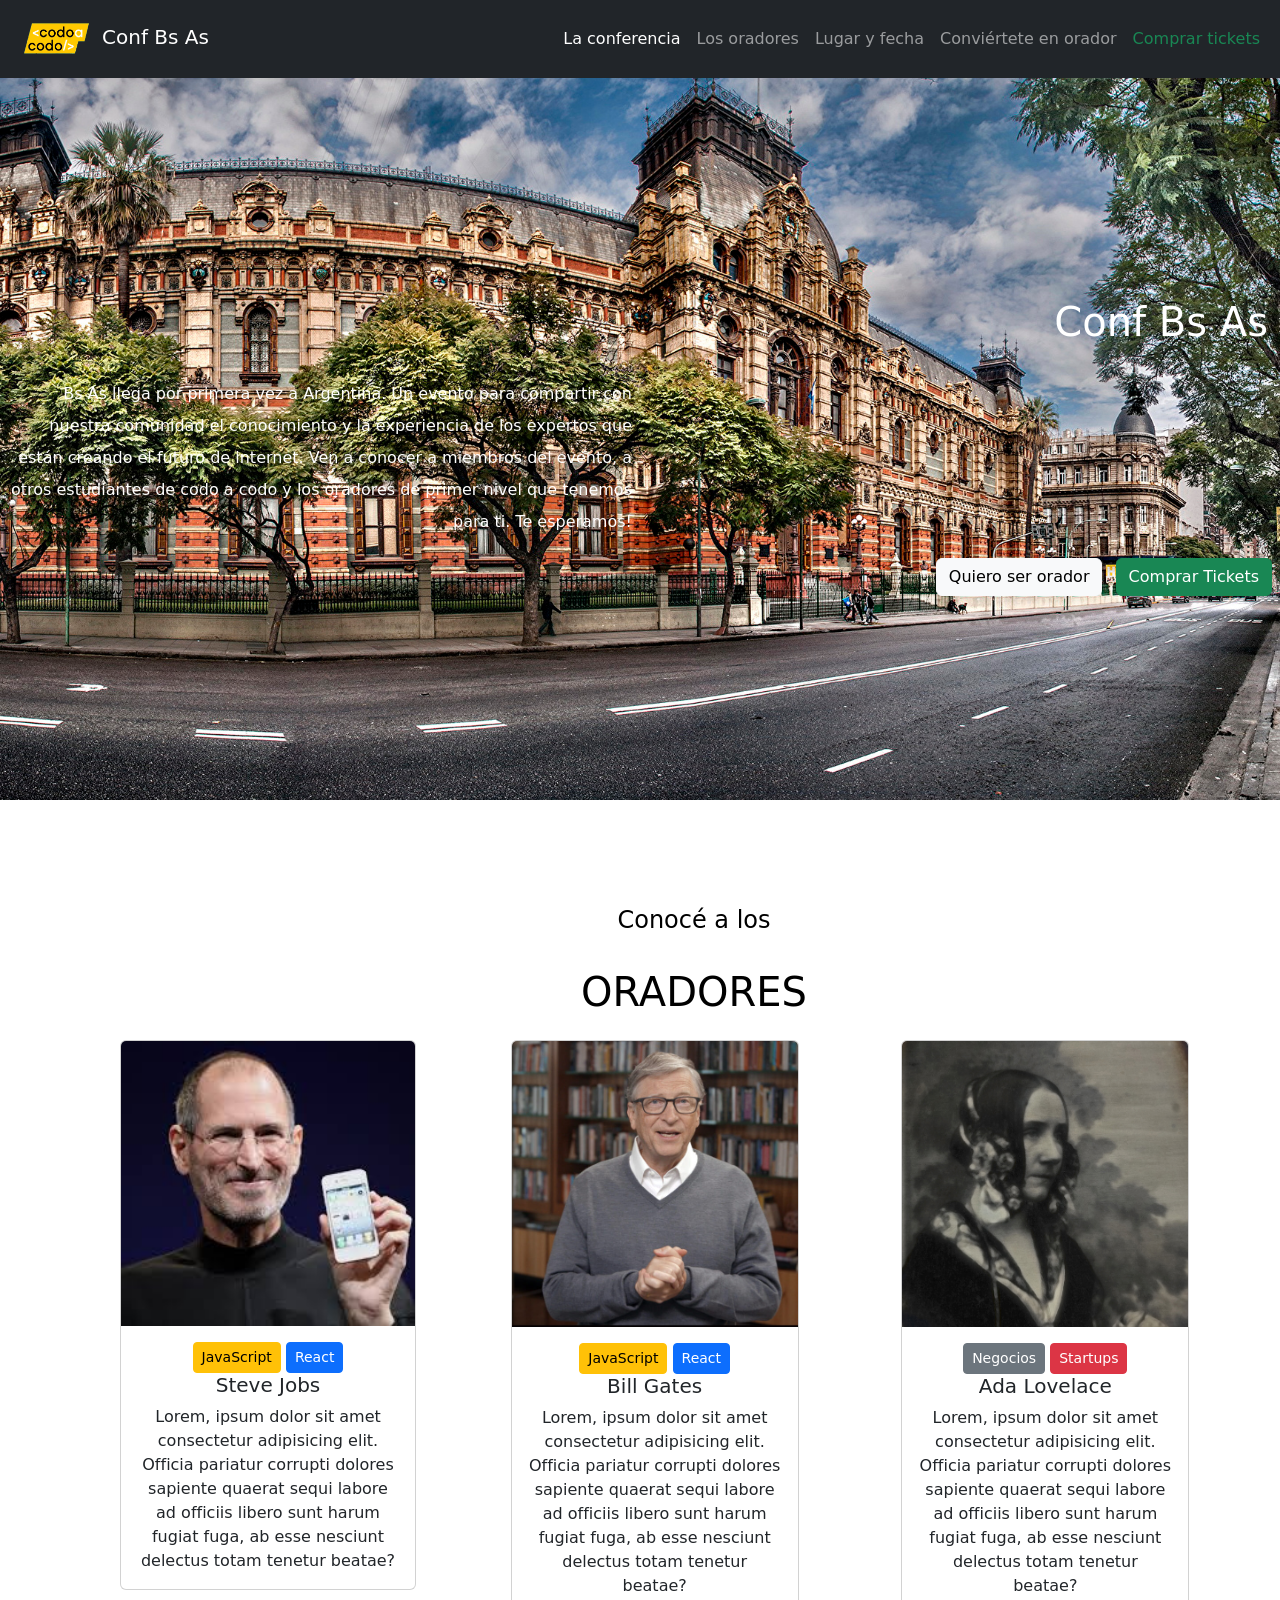
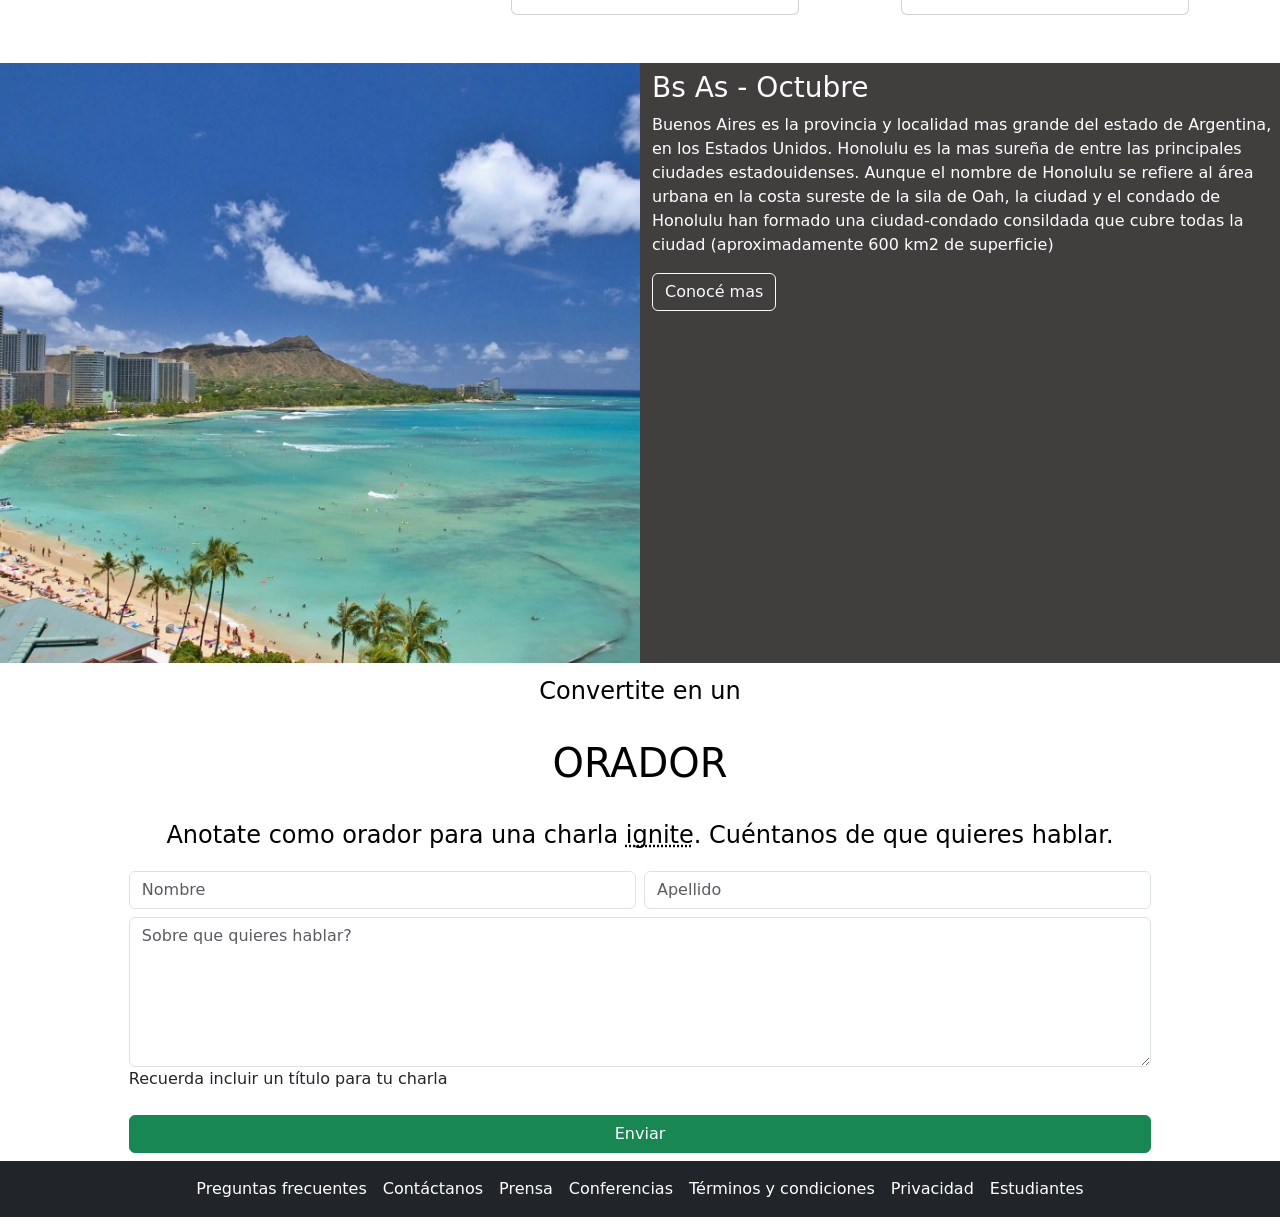
<file: index.html>
<!DOCTYPE html>
<html lang="es">

<head>
    <meta charset="UTF-8">
    <meta http-equiv="X-UA-Compatible" content="IE=edge">
    <meta name="viewport" content="width=device-width, initial-scale=1.0">
    <!-- link bootstrap -->
    <link href="https://cdn.jsdelivr.net/npm/bootstrap@5.0.2/dist/css/bootstrap.min.css" rel="stylesheet"
        integrity="sha384-EVSTQN3/azprG1Anm3QDgpJLIm9Nao0Yz1ztcQTwFspd3yD65VohhpuuCOmLASjC" crossorigin="anonymous">
    <!-- bootstrap -->
    <!-- estilos  -->
    <link rel="stylesheet" href="estilos.css">
    <title>Ejercicio bootstrap</title>
</head>

<body>
    <header class="container-fluid header">
    <div class="row d-flex justify-content- end">
    <nav class="navbar navbar-expand-lg navbar-dark bg-dark">
        <div class="container-fluid">
            <a class="navbar-brand" href="#"><img src="./codoacodo.png" class="img-fluid" alt="" width="90" height="72" ></<a  class="text-decoration-none" "text-white" href="#" >Conf Bs As</a>
            <button class="navbar-toggler" type="button" data-bs-toggle="collapse" data-bs-target="#navbarNav" aria-controls="navbarNav" aria-expanded="false" aria-label="Toggle navigation">
            <span class="navbar-toggler-icon"></span>
            </button>
            <div class="collapse navbar-collapse" id="navbarNav">
                <ul class="navbar-nav mb-2 mb-lg-0 ms-auto"  >
                <li class="nav-item">
                <a class="nav-link active " aria-current="page" href="#">La conferencia</a>
                </li>
                <li class="nav-item">
                <a class="nav-link" href="#">Los oradores</a>
                </li>
                <li class="nav-item">
                <a class="nav-link" href="#">Lugar y fecha</a>
                </li>
                <li class="nav-item">
                <a class="nav-link" href="#">Conviértete en orador</a>
                </li>
                <li class="nav-item">
                <a class="nav-link active text-success" href="indexcopia.html">Comprar tickets</a>
                </li>
                </ul>
            </div>
        </div>
    </nav>
        <div class="col-12 py-1 altura"></div>
        <div class="col-12 py-1 ">
            <h1 class="text-end text-white lh-lg">Conf Bs As</h1>
        </div>
        <div class="col-12 mt-1 px-2" style= width:50%>
            <p class="text-end text-white lh-lg">Bs As llega por primera vez a Argentina. Un evento para compartir con nuestra comunidad el conocimiento y la experiencia de los expertos que están creando el futuro de internet. Ven a conocer a miembros del evento, a otros estudiantes de codo a codo y los oradores de primer nivel que tenemos para ti. Te esperamos!</p>
        </div>
        <div class="col-12 mt-1 px-2">
            <div class=" text-end  " >
            <button type="button" class="btn btn-light mx-2 ">Quiero ser orador</button>
            <a class="btn btn-success" href="indexcopia.html" role="button">Comprar Tickets</a>
            </div> 
        </div>
    </div>        
    </header>
    <div class="row d-flex justify-content-center ms-5 ps-5">
        <div class="container-fluid">
            <div class="col-12 py-5 "></div>
            <h4 class="text-center text-black lh-lg">Conocé a los</h4><h1 class="text-center text-black lh-lg">ORADORES</h1>
            </div>
            <div class="row">
                <div class="col-sm-6 col-md-4"><div class=" text-center  " >
                
                <div class="card" style="width: 18.5rem">
                <img src="./steve.jpg"class="card-img-top" alt="...">
                <div class="card-body">
                <button type="button" class="btn btn-warning btn-sm">JavaScript</button>
                <button type="button" class="btn btn-primary btn-sm">React</button>
                <h5 class="card-title text-center">Steve Jobs</h5>
                <p class="card-text text-center">Lorem, ipsum dolor sit amet consectetur adipisicing elit. Officia pariatur corrupti dolores sapiente quaerat sequi labore ad officiis libero sunt harum fugiat fuga, ab esse nesciunt delectus totam tenetur beatae?</p>
                </div>
                </div>
                </div>
                </div>
                <div class="col-sm-6 col-md-4"><div class=" text-center  " >
                <div class="card" style="width: 18rem">
                <img src="./bill.jpg" class="card-img-top" alt="...">
                <div class="card-body">
                <button type="button" class="btn btn-warning btn-sm">JavaScript</button>
                <button type="button" class="btn btn-primary btn-sm">React</button>
                <h5 class="card-title text-center">Bill Gates</h5>
                <p class="card-text text-center">Lorem, ipsum dolor sit amet consectetur adipisicing elit. Officia pariatur corrupti dolores sapiente quaerat sequi labore ad officiis libero sunt harum fugiat fuga, ab esse nesciunt delectus totam tenetur beatae?</p>
                </div>
                </div>
                </div>
                </div>
                <div class="col-sm-6 col-md-4"><div class=" text-center  " >
                <div class="card" style="width: 18rem">
                <img src="./ada.jpeg" class="card-img-top" alt="...">
                <div class="card-body">
                <button type="button" class="btn btn-secondary btn-sm">Negocios</button>
                <button type="button" class="btn btn-danger btn-sm">Startups</button>
                <h5 class="card-title text-center">Ada Lovelace</h5>
                <p class="card-text text-center">Lorem, ipsum dolor sit amet consectetur adipisicing elit. Officia pariatur corrupti dolores sapiente quaerat sequi labore ad officiis libero sunt harum fugiat fuga, ab esse nesciunt delectus totam tenetur beatae?</p>
                </div>
                </div>
                </div>
                </div>
            </div>
            <div class="row">
        </div>
    </div> 
    <div class="row d-flex justify-content-center ">
                    <div class="col-6 mar mt-5">
                <div class=" text-start" >&nbsp
                </div>
            </div>   
            <div class="col-6 negro mt-5">
                <div class=" text-start text-white mt-2" ><h3>Bs As - Octubre</h3><p class="fs-6">Buenos Aires es la provincia y localidad mas grande del estado de Argentina, en los Estados Unidos. Honolulu es la mas sureña de entre las principales ciudades estadouidenses. Aunque el nombre de Honolulu se refiere al área urbana en la costa sureste de la sila de Oah, la ciudad y el condado de Honolulu han formado una ciudad-condado consildada que cubre todas la ciudad (aproximadamente 600 km2 de superficie)</p>
                    <button type="button" class="btn btn-outline-light">Conocé mas</button>
                </div>
            </div>
    </div>

    <div class="row d-flex justify-content-center ">
            <div class="col-12 py-1">
                <div class=" text-center" ><h4 class="text-center text-black lh-lg">Convertite en un</h4><h1 class="text-center text-black lh-lg">ORADOR</h1><h4 class="text-center text-black lh-lg">Anotate como orador para una charla <abbr title="attribute">ignite</abbr>. Cuéntanos de que quieres hablar.</h4>
                </div>
            </div>
    </div>

    <div class="row d-flex justify-content-center g-2 ">

        <div class="col-6 "style= width:40%><input type="text" class="form-control" placeholder="Nombre" aria-label="First name" >
        </div>

        <div class="col-6"style= width:40%> <input type="text" class="form-control" placeholder="Apellido" aria-label="First name">
        </div>

        <div class="col-12"style= width:80%>
            
            <textarea class="form-control" placeholder="Sobre que quieres hablar?" id="floatingTextarea2" style="height: 150px"></textarea>
            <label for="floatingTextarea2" ><p class="fw-light">Recuerda incluir un título para tu charla</p></label>
        </div>
        <div class="col-12"style= width:80%>
            <div class="d-grid gap-2">
                <button class="btn btn-success" type="button">Enviar</button>
            </div>
        </div>
    </div>

        <div class="row d-flex py-2 "">
      
        <nav class="navbar navbar-expand-lg navbar-dark bg-dark ">
            <div class="container-fluid">  
                <button class="navbar-toggler" type="button" data-bs-toggle="collapse" data-bs-target="#navbarNav" aria-controls="navbarNav" aria-expanded="false" aria-label="Toggle navigation">
                    <span class="navbar-toggler-icon"></span>
                </button>
                <div class="d-flex mx-auto">
                <div class="collapse navbar-collapse" id="navbarNav">
                        <ul class="navbar-nav mb-2 mb-lg-0 ms-auto"  >
                        <li class="nav-item">
                        <a class="nav-link active " aria-current="page" href="#">Preguntas frecuentes</a>
                        </li>
                        <li class="nav-item">
                        <a class="nav-link active " aria-current="page" href="#">Contáctanos</a>
                        </li>
                        <li class="nav-item">
                        <a class="nav-link active " aria-current="page" href="#">Prensa</a>
                        </li>
                        <li class="nav-item">
                        <a class="nav-link active " aria-current="page" href="#">Conferencias</a>
                        </li>
                        <li class="nav-item">
                        <a class="nav-link active " aria-current="page" href="#">Términos y condiciones</a>
                        </li>
                        <li class="nav-item">
                        <a class="nav-link active " aria-current="page" href="#">Privacidad</a>
                        </li>
                        <li class="nav-item">
                        <a class="nav-link active " aria-current="page" href="#">Estudiantes</a>
                        </li>
                        </ul>
                </div>
                </div>
            </div>
        </nav>
        </div>
    
        <!-- link javascript -->
        <script src="script.js"></script>
        <script src="https://cdn.jsdelivr.net/npm/bootstrap@5.2.2/dist/js/bootstrap.bundle.min.js" integrity="sha384-OERcA2EqjJCMA+/3y+gxIOqMEjwtxJY7qPCqsdltbNJuaOe923+mo//f6V8Qbsw3" crossorigin="anonymous"></script>
</body>

</html>
</file>
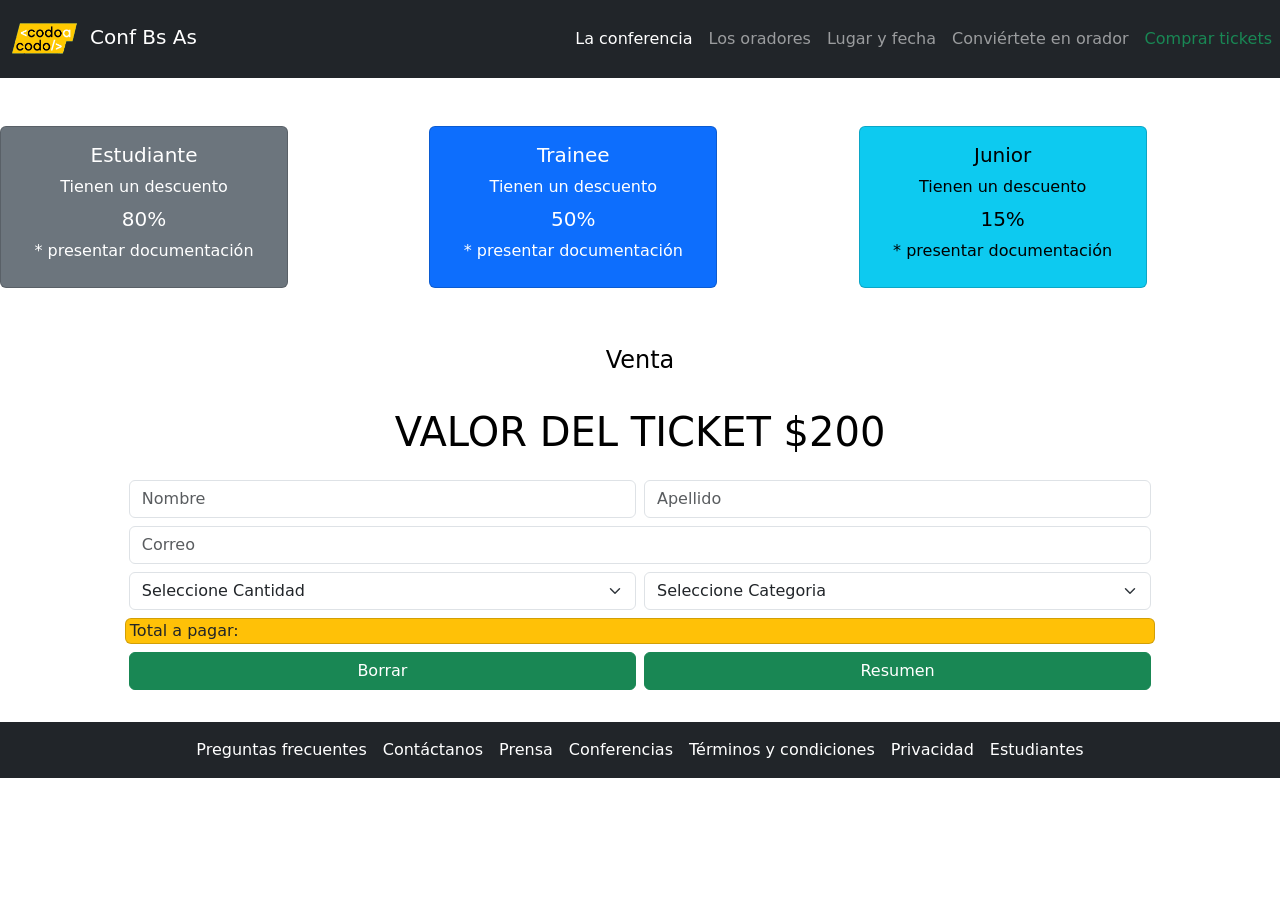
<file: indexcopia.html>
<!DOCTYPE html>
<html lang="es">

<head>
    <meta charset="UTF-8">
    <meta http-equiv="X-UA-Compatible" content="IE=edge">
    <meta name="viewport" content="width=device-width, initial-scale=1.0">
    <!-- link bootstrap -->
    <link href="https://cdn.jsdelivr.net/npm/bootstrap@5.2.2/dist/css/bootstrap.min.css" rel="stylesheet"                   integrity="sha384-Zenh87qX5JnK2Jl0vWa8Ck2rdkQ2Bzep5IDxbcnCeuOxjzrPF/et3URy9Bv1WTRi" crossorigin="anonymous">



    <!-- bootstrap -->
    <!-- estilos  -->
    <link rel="stylesheet" href="estilos.css">
    <title>Ejercicio Javascript</title>
</head>

<body>

    <div class="row d-flex justify-content-end">
    
    <nav class="navbar navbar-expand-lg navbar-dark bg-dark">
        <div class="container-fluid ">
                </li>
                </li>
                <a class="navbar-brand" href="index.html"><img src="./codoacodo.png" class="img-fluid" alt="" width="90" height="72" ></<a  class="text-decoration-none" "text-white" href="index.html" >Conf Bs As</a>
            <button class="navbar-toggler" type="button" data-bs-toggle="collapse" data-bs-target="#navbarNav" aria-controls="navbarNav" aria-expanded="false" aria-label="Toggle navigation">
            <span class="navbar-toggler-icon "></span>
            </button>
            <div class="collapse navbar-collapse " id="navbarNav">
                <ul class="navbar-nav mb-2 mb-lg-0 ms-auto"  >
                <li class="nav-item">
                <a class="nav-link active " aria-current="page" href="index.html">La conferencia</a>
                <li class="nav-item">
                <a class="nav-link" href="#">Los oradores</a>
                </li>
                <li class="nav-item">
                <a class="nav-link" href="#">Lugar y fecha</a>
                </li>
                <li class="nav-item">
                <a class="nav-link" href="#">Conviértete en orador</a>
                </li>
                <li class="nav-item">
                <a class="nav-link active text-success" href="#">Comprar tickets</a>
                </li>
                </ul>
            </div>
        </div>
    </nav>
    </div>   
    
        <div class="row py-5 g-2 justify-content-center" >
        
            <div class="col-sm-6 col-md-4 ">
                <div class=" text-center  " >
                    <div class="card text-bg-secondary"
                <div class="card" style="width: 18rem">
                <div class="card-body">
            <h5 class="card-title text-center">Estudiante</h5>
            <p class="card-title text-center">Tienen un descuento</p>
            <h5 class="card-title text-center">80%</h5>
            <p class="card-title text-center">* presentar documentación</h3>
                </div>
                </div>
                </div>
            </div>

            <div class="col-sm-6 col-md-4">
                <div class=" text-center  " >
                    <div class="card text-bg-primary"
                <div class="card" style="width: 18rem">
                <div class="card-body">
                <h5 class="card-title text-center">Trainee</h5>
                <p class="card-title text-center">Tienen un descuento</p>
                <h5 class="card-title text-center">50%</h5>
                <p class="card-title text-center">* presentar documentación</h3>
                </div>
                </div>
                </div>
            </div>

            <div class="col-sm-6 col-md-4">
                <div class=" text-center  " >
                    <div class="card text-bg-info"
                <div class="card" style="width: 18rem">
                <div class="card-body">
                <h5 class="card-title text-center">Junior</h5>
                <p class="card-title text-center">Tienen un descuento</p>
                <h5 class="card-title text-center">15%</h5>
                <p class="card-title text-center">* presentar documentación</h3>
                </div>
                </div>
                </div>
            </div>
        </div>

        <div class=" text-center" >
            <h4 class="text-center text-black lh-lg">Venta</h4>
            <h1 class="text-center text-black lh-lg">VALOR DEL TICKET $200</h1>
        </div>
    </div>

    <form class="row d-flex justify-content-center g-2" > 
       
        
        <div class="col-6 "style= width:40%><input type="text" id="uname"
            name="name"
            required
            size="45"
            pattern="[A-z]{1,20}"
            title="Hasta 20 letras"required="required" class="form-control" placeholder="Nombre" aria-label="First name" >
        </div>
        <div class="col-6"style= width:40%> <input type="text" id="uname"
            name="name"
            required
            size="45"
            pattern="[A-z]{1,20}"
            title="Hasta 20 letras" required="required" class="form-control" placeholder="Apellido" aria-label="First name">
        </div>
        <div class="form-group col-6"style= width:80%>
            <input required type="email" class="form-control" id="exampleInputEmail1" aria-describedby="emailHelp" placeholder="Correo">
        </div>

        <div class="col-6 "style= width:40%>
            <select id="cantidad" required class="form-select" aria-label="Default select example">
                <option value="">Seleccione Cantidad</option>
                <option value="1" s\>1</option>
                <option value="2" s\>2</option>
                <option value="3">3</option>
                <option value="4">4</option>
                <option value="5">5</option>
                <option value="6">6</option>
                <option value="7">7</option>
                <option value="8">8</option>
                <option value="9">9</option>
                <option value="10">10</option>
            </select>
        </div>
                   
        <div class="col-6 "style= width:40%>
        <select id="categoriaSelect" required class="form-select" 
        aria-label="Default select example">
            <option value="">Seleccione Categoria</option>
            <option value="0">Sin Categoria</option>
            <option value="1">Estudiante</option>
            <option value="2">Trainee</option>
            <option value="3">Junior</option>
        </select>
        </div>

        <div class=" col-12 card bg-warning text-dark "text-info" style="width: 80%">
            <p1>Total a pagar:</p1>
        </div>
        
        <div class="col-6"style= width:40%>
            <div class="d-grid gap-2">
                <button id= "reset" class="btn btn-success" type="button">Borrar</button>
            </div>
        </div>

        <div class="col-6 mb-4"style= width:40%>
            <div class="d-grid gap-2">
                <button id= "calcular"class="btn btn-success" type="button submit ">Resumen</button>
            </div>
        </div>
    </form>

        <div class="row d-flex py-2 ">
        <nav class="navbar navbar-expand-lg navbar-dark bg-dark ">
            <div class="container-fluid">  
                <button class="navbar-toggler" type="button" data-bs-toggle="collapse" data-bs-target="#navbarNav" aria-controls="navbarNav" aria-expanded="false" aria-label="Toggle navigation">
                    <span class="navbar-toggler-icon"></span>
                </button>
                <div class="d-flex mx-auto">
                <div class="collapse navbar-collapse" id="navbarNav">
                        <ul class="navbar-nav mb-2 mb-lg-0 ms-auto"  >
                        <li class="nav-item">
                        <a class="nav-link active " aria-current="page" href="#">Preguntas frecuentes</a>
                        </li>
                        <li class="nav-item">
                        <a class="nav-link active " aria-current="page" href="#">Contáctanos</a>
                        </li>
                        <li class="nav-item">
                        <a class="nav-link active " aria-current="page" href="#">Prensa</a>
                        </li>
                        <li class="nav-item">
                        <a class="nav-link active " aria-current="page" href="#">Conferencias</a>
                        </li>
                        <li class="nav-item">
                        <a class="nav-link active " aria-current="page" href="#">Términos y condiciones</a>
                        </li>
                        <li class="nav-item">
                        <a class="nav-link active " aria-current="page" href="#">Privacidad</a>
                        </li>
                        <li class="nav-item">
                        <a class="nav-link active " aria-current="page" href="#">Estudiantes</a>
                        </li>
                        </ul>
                </div>
                </div>
            </div>
        </nav>
        </div>
  


        <!-- link javascript -->
        <script src="script.js"></script>
        <script src="https://cdn.jsdelivr.net/npm/bootstrap@5.2.2/dist/js/bootstrap.bundle.min.js" integrity="sha384-OERcA2EqjJCMA+/3y+gxIOqMEjwtxJY7qPCqsdltbNJuaOe923+mo//f6V8Qbsw3" crossorigin="anonymous"></script>
    </body>

</html>
</file>
<file: estilos.css>
.header{
    background-image: url(./ba1.jpg);
    background-position: center;
    background-size: cover;
    height: 800px;

}

.altura{height: 200px;}

.mar{
    background-image: url(./honolulu.jpg);
    background-position: center;
    background-size: cover;
    height: 600px;
}
.negro{
        background-color: rgb(65, 62, 62); 
        background-position: center;
        background-size: cover;
        height: 600px;
}
</file>
